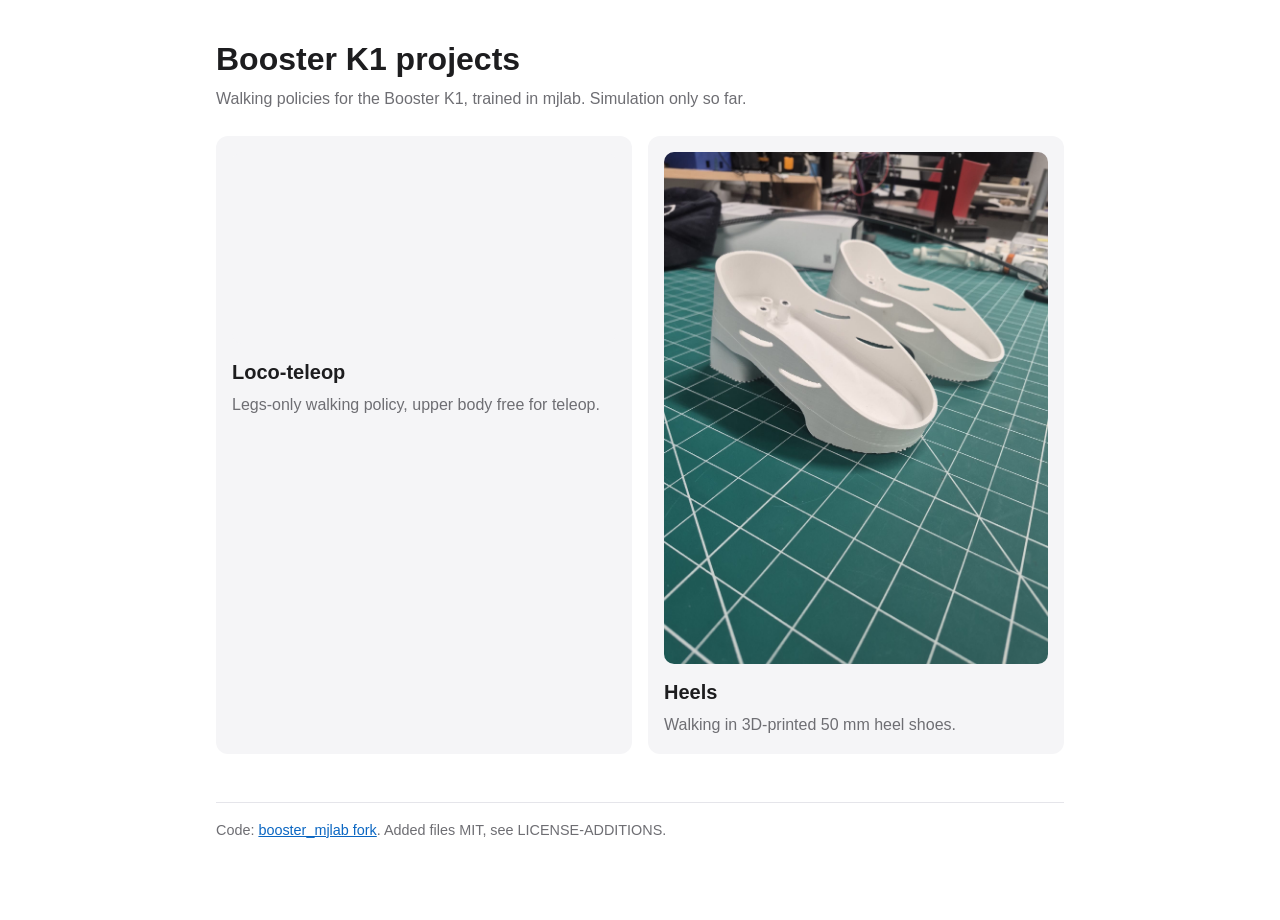
<file: pages/index.html>
<!doctype html>
<html lang="en"><head><meta charset="utf-8"><meta name="viewport" content="width=device-width,initial-scale=1">
<title>Booster K1 Projects</title><link rel="stylesheet" href="style.css"></head>
<body><main>
<h1>Booster K1 projects</h1>
<p class="sub">Walking policies for the Booster K1, trained in mjlab. Simulation only so far.</p>
<div class="cards">
  <a class="card" href="loco-teleop.html">
    <video src="media/teleop-arms.mp4" autoplay muted loop playsinline></video>
    <h2>Loco-teleop</h2><p>Legs-only walking policy, upper body free for teleop.</p></a>
  <a class="card" href="heels.html">
    <img src="media/shoes.jpg" alt="3D-printed 50 mm heel shoes">
    <h2>Heels</h2><p>Walking in 3D-printed 50 mm heel shoes.</p></a>
</div>
<p class="note">Code: <a href="../README.md">booster_mjlab fork</a>. Added files MIT, see LICENSE-ADDITIONS.</p>
</main></body></html>
</file>
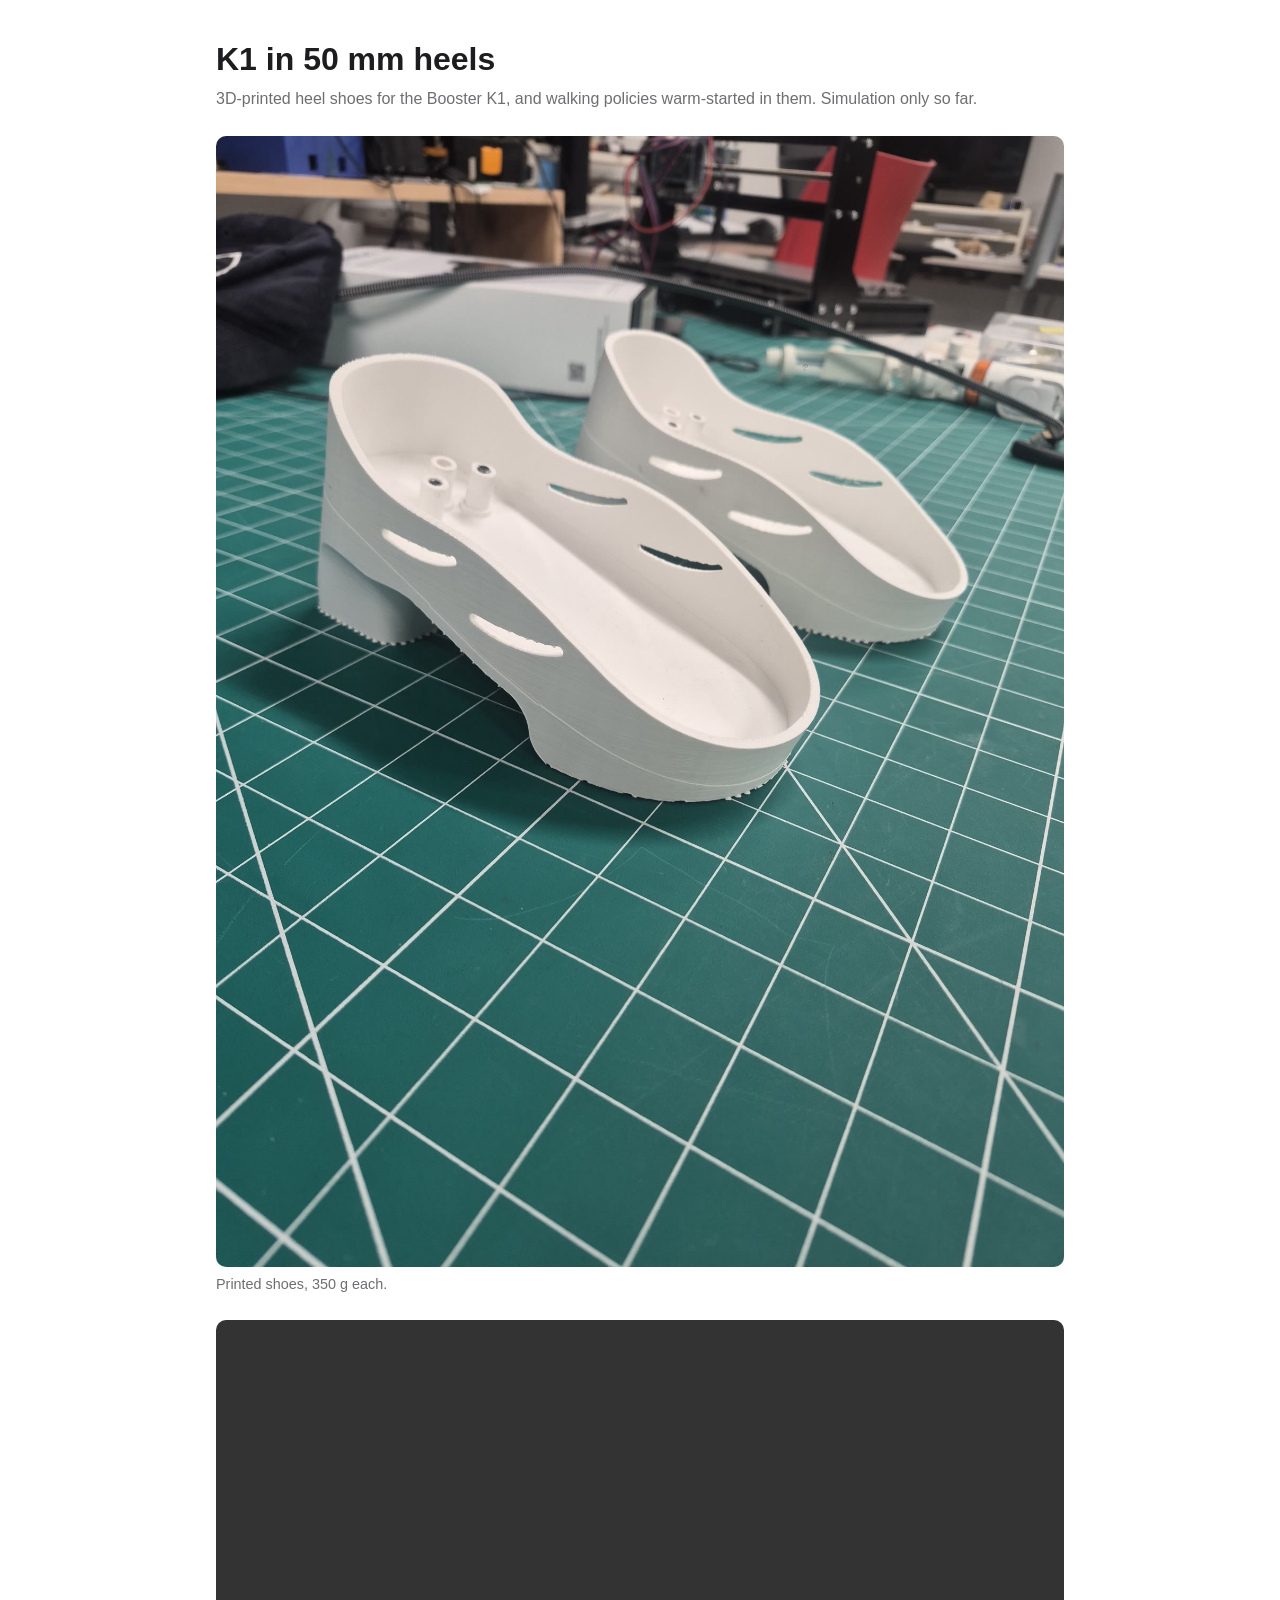
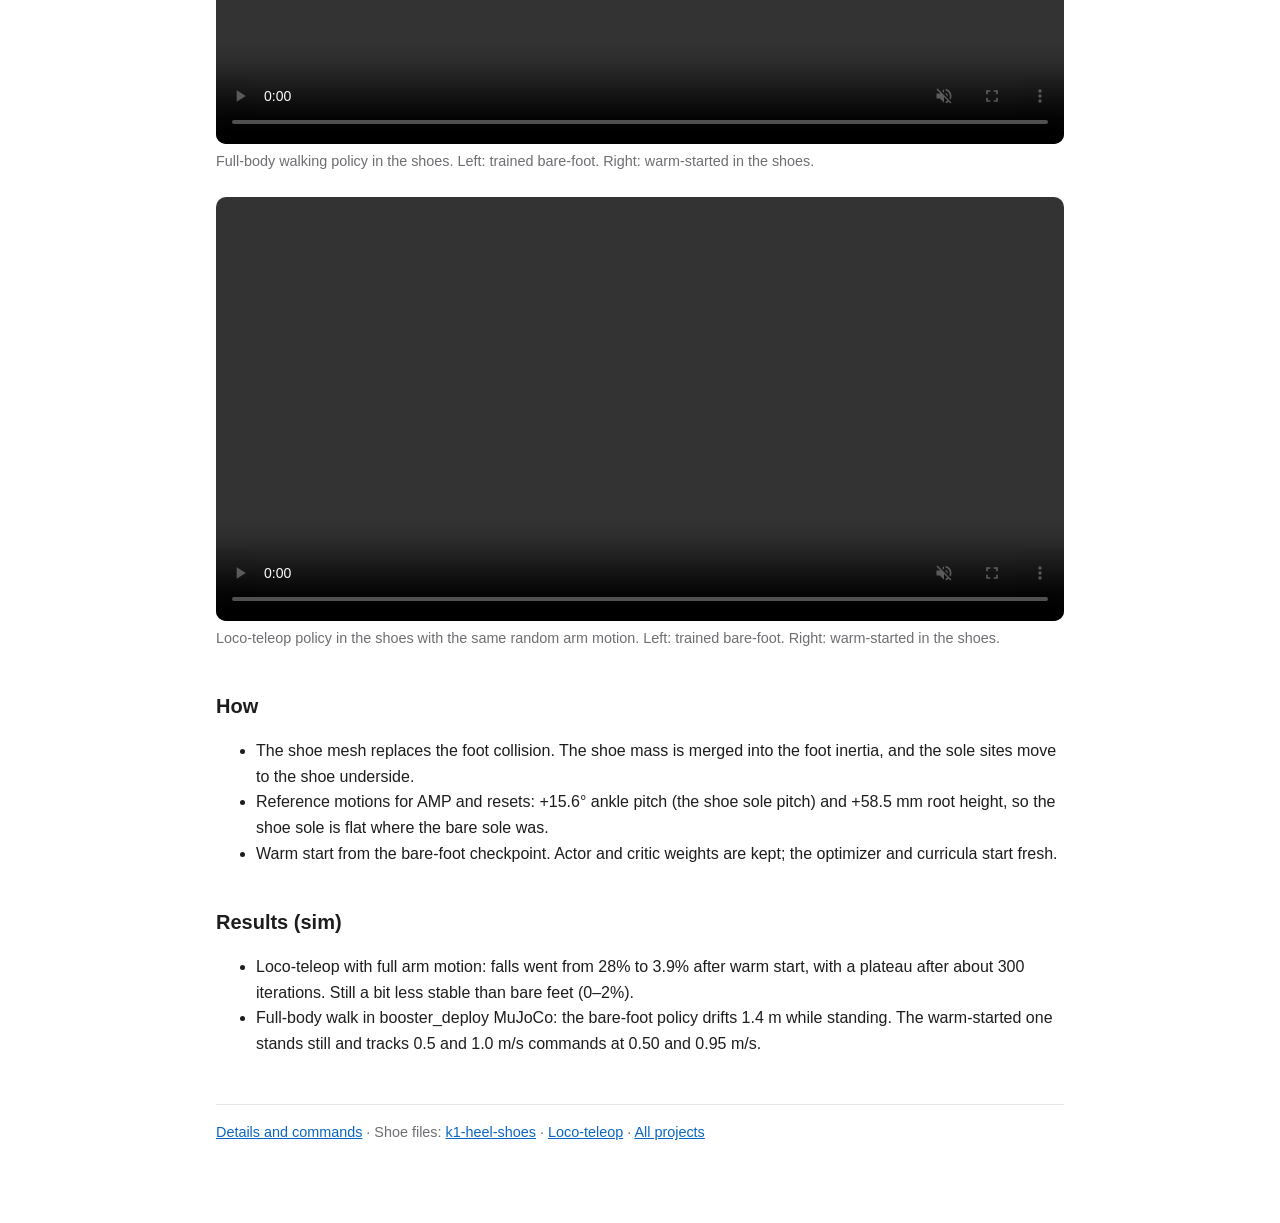
<file: pages/heels.html>
<!doctype html>
<html lang="en"><head><meta charset="utf-8"><meta name="viewport" content="width=device-width,initial-scale=1">
<title>K1 In Heels</title><link rel="stylesheet" href="style.css"></head>
<body><main>
<h1>K1 in 50 mm heels</h1>
<p class="sub">3D-printed heel shoes for the Booster K1, and walking policies warm-started in them. Simulation only so far.</p>

<figure><img src="media/shoes.jpg" alt="Printed 50 mm heel shoes"><figcaption>Printed shoes, 350 g each.</figcaption></figure>

<figure><video src="media/fullbody-shoes.mp4" controls autoplay muted loop playsinline></video>
<figcaption>Full-body walking policy in the shoes. Left: trained bare-foot. Right: warm-started in the shoes.</figcaption></figure>

<figure><video src="media/teleop-shoes.mp4" controls muted loop playsinline></video>
<figcaption>Loco-teleop policy in the shoes with the same random arm motion. Left: trained bare-foot. Right: warm-started in the shoes.</figcaption></figure>

<h2>How</h2>
<ul>
<li>The shoe mesh replaces the foot collision. The shoe mass is merged into the foot inertia, and the sole sites move to the shoe underside.</li>
<li>Reference motions for AMP and resets: +15.6° ankle pitch (the shoe sole pitch) and +58.5 mm root height, so the shoe sole is flat where the bare sole was.</li>
<li>Warm start from the bare-foot checkpoint. Actor and critic weights are kept; the optimizer and curricula start fresh.</li>
</ul>

<h2>Results (sim)</h2>
<ul>
<li>Loco-teleop with full arm motion: falls went from 28% to 3.9% after warm start, with a plateau after about 300 iterations. Still a bit less stable than bare feet (0–2%).</li>
<li>Full-body walk in booster_deploy MuJoCo: the bare-foot policy drifts 1.4 m while standing. The warm-started one stands still and tracks 0.5 and 1.0 m/s commands at 0.50 and 0.95 m/s.</li>
</ul>

<p class="note"><a href="../docs/heels.md">Details and commands</a> · Shoe files: <a href="https://github.com/Kyk0/k1-heel-shoes">k1-heel-shoes</a> · <a href="loco-teleop.html">Loco-teleop</a> · <a href="index.html">All projects</a></p>
</main></body></html>
</file>
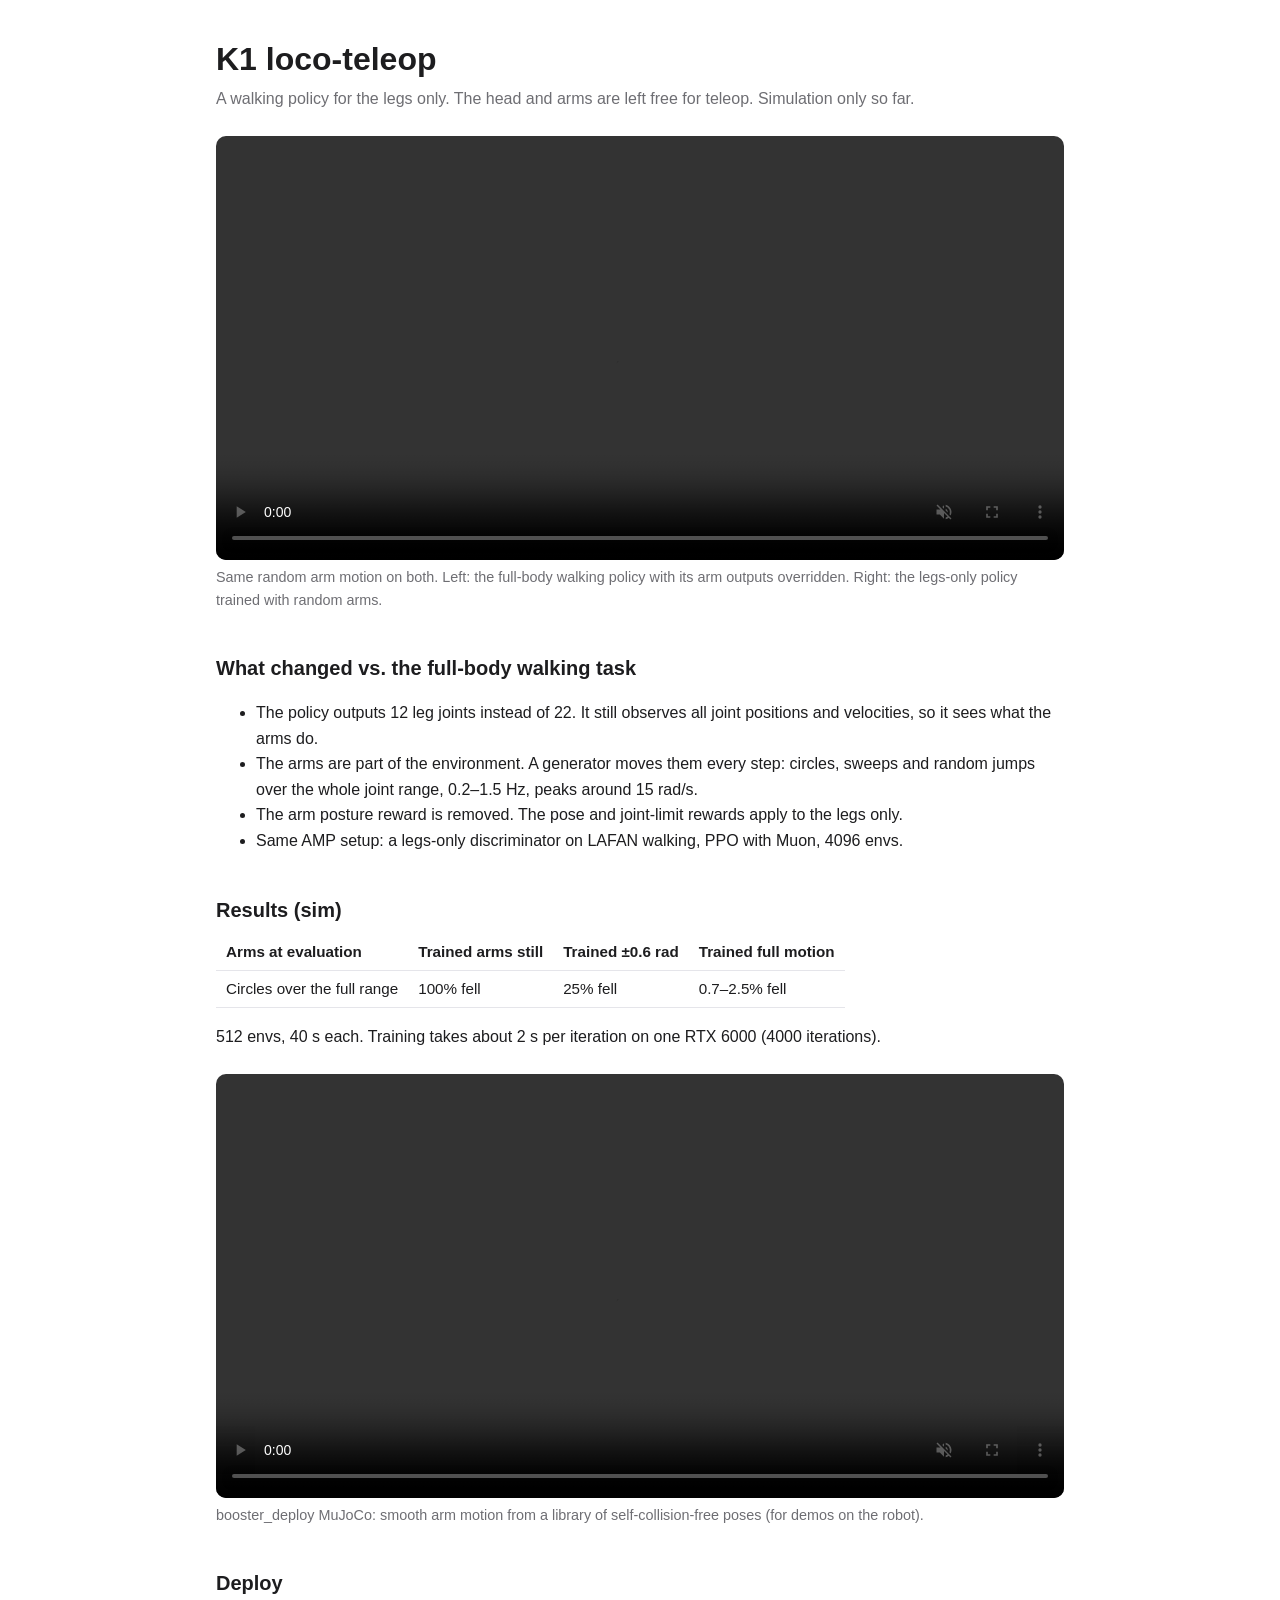
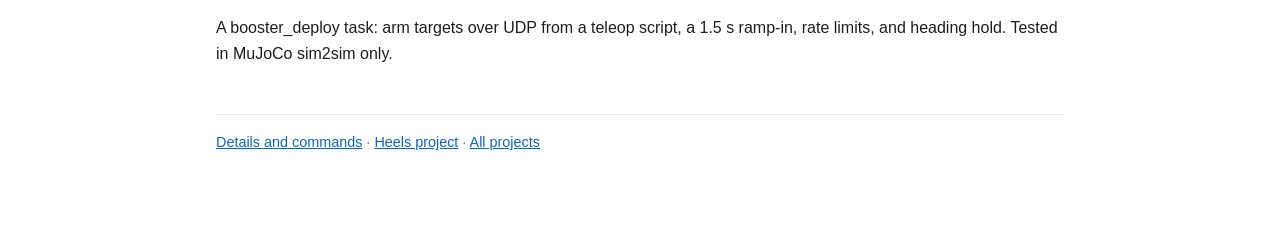
<file: pages/loco-teleop.html>
<!doctype html>
<html lang="en"><head><meta charset="utf-8"><meta name="viewport" content="width=device-width,initial-scale=1">
<title>K1 Loco-Teleop</title><link rel="stylesheet" href="style.css"></head>
<body><main>
<h1>K1 loco-teleop</h1>
<p class="sub">A walking policy for the legs only. The head and arms are left free for teleop. Simulation only so far.</p>

<figure><video src="media/teleop-arms.mp4" controls autoplay muted loop playsinline></video>
<figcaption>Same random arm motion on both. Left: the full-body walking policy with its arm outputs overridden. Right: the legs-only policy trained with random arms.</figcaption></figure>

<h2>What changed vs. the full-body walking task</h2>
<ul>
<li>The policy outputs 12 leg joints instead of 22. It still observes all joint positions and velocities, so it sees what the arms do.</li>
<li>The arms are part of the environment. A generator moves them every step: circles, sweeps and random jumps over the whole joint range, 0.2–1.5 Hz, peaks around 15 rad/s.</li>
<li>The arm posture reward is removed. The pose and joint-limit rewards apply to the legs only.</li>
<li>Same AMP setup: a legs-only discriminator on LAFAN walking, PPO with Muon, 4096 envs.</li>
</ul>

<h2>Results (sim)</h2>
<table><tr><th>Arms at evaluation</th><th>Trained arms still</th><th>Trained ±0.6 rad</th><th>Trained full motion</th></tr>
<tr><td>Circles over the full range</td><td>100% fell</td><td>25% fell</td><td>0.7–2.5% fell</td></tr></table>
<p>512 envs, 40 s each. Training takes about 2 s per iteration on one RTX 6000 (4000 iterations).</p>

<figure><video src="media/smooth-arms.mp4" controls muted loop playsinline></video>
<figcaption>booster_deploy MuJoCo: smooth arm motion from a library of self-collision-free poses (for demos on the robot).</figcaption></figure>

<h2>Deploy</h2>
<p>A booster_deploy task: arm targets over UDP from a teleop script, a 1.5 s ramp-in, rate limits, and heading hold. Tested in MuJoCo sim2sim only.</p>

<p class="note"><a href="../docs/loco_teleop.md">Details and commands</a> · <a href="heels.html">Heels project</a> · <a href="index.html">All projects</a></p>
</main></body></html>
</file>
<file: pages/style.css>
:root{--bg:#fff;--fg:#1d1d1f;--muted:#6e6e73;--line:#e5e5ea;--card:#f5f5f7;--link:#0a66c2}
@media (prefers-color-scheme:dark){:root:not([data-theme="light"]){--bg:#111113;--fg:#f2f2f4;--muted:#a1a1a6;--line:#2c2c30;--card:#1c1c1f;--link:#6cb4ff}}
:root[data-theme="dark"]{--bg:#111113;--fg:#f2f2f4;--muted:#a1a1a6;--line:#2c2c30;--card:#1c1c1f;--link:#6cb4ff}
*{box-sizing:border-box}
body{margin:0;background:var(--bg);color:var(--fg);font:16px/1.6 -apple-system,BlinkMacSystemFont,"Segoe UI",Roboto,sans-serif}
main{max-width:880px;margin:0 auto;padding:40px 16px 64px}
h1{font-size:2rem;line-height:1.2;margin:0 0 8px}
h2{font-size:1.25rem;margin:40px 0 8px}
p,li{color:var(--fg)}
.sub{color:var(--muted);margin:0 0 24px}
a{color:var(--link)}
video,img{width:100%;height:auto;border-radius:10px;background:var(--card);display:block}
figure{margin:24px 0}
figcaption{color:var(--muted);font-size:.9rem;margin-top:6px}
table{width:100%;border-collapse:collapse;font-size:.95rem;display:block;overflow-x:auto}
th,td{text-align:left;padding:6px 10px;border-bottom:1px solid var(--line)}
code,pre{font-family:ui-monospace,SFMono-Regular,Menlo,monospace;font-size:.88rem}
pre{background:var(--card);padding:12px;border-radius:8px;overflow-x:auto}
.cards{display:grid;grid-template-columns:repeat(auto-fit,minmax(260px,1fr));gap:16px;margin-top:24px}
.card{background:var(--card);border-radius:12px;padding:16px;text-decoration:none;color:var(--fg)}
.card h2{margin:12px 0 4px}
.card p{color:var(--muted);margin:0}
.note{color:var(--muted);font-size:.9rem;border-top:1px solid var(--line);margin-top:48px;padding-top:16px}
</file>
